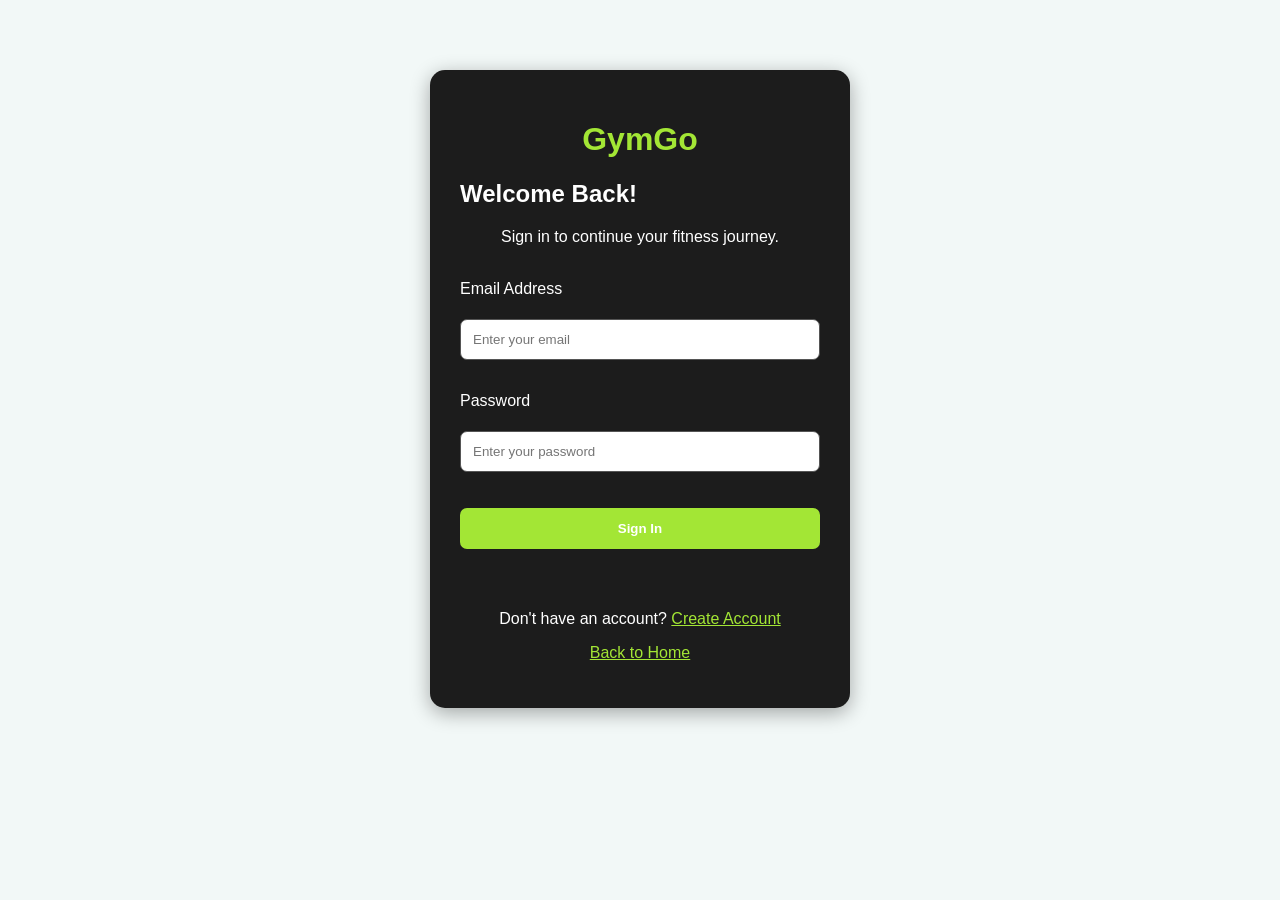
<file: src/main/resources/static/login.html>
<!DOCTYPE html>
<html lang="en">
<head>
    <meta charset="UTF-8">
    <meta name="viewport" content="width=device-width, initial-scale=1.0">
    <title>GymGo - Login</title>
    <link rel="stylesheet" href="style.css">
    <style>
        .auth-container {
            width: 90%;
            max-width: 420px;
            margin: 70px auto;
            padding: 30px;
            background: #1c1c1c;
            color: white;
            border-radius: 15px;
            box-shadow: 0 5px 20px #0005;
        }
        .auth-container h1 {
            text-align: center;
            color: #a3e635;
        }
        .auth-container label {
            display: block;
            margin-top: 18px;
        }
        .auth-container input {
            width: 100%;
            box-sizing: border-box;
            padding: 12px;
            margin-top: 7px;
            border: 1px solid #555;
            border-radius: 7px;
        }
        .auth-container button {
            width: 100%;
            padding: 13px;
            margin-top: 22px;
            background: #a3e635;
            border: none;
            border-radius: 7px;
            font-weight: bold;
            cursor: pointer;
        }
        .auth-container p {
            text-align: center;
        }
        .auth-container a {
            color: #a3e635;
        }
        #message {
            margin-top: 15px;
        }
    </style>
</head>
<body>

    <main class="auth-container">
        <h1>GymGo</h1>
        <h2>Welcome Back!</h2>
        <p>Sign in to continue your fitness journey.</p>

        <form id="loginForm">
            <label for="email">Email Address</label>
            <input type="email" id="email" name="email"
                   placeholder="Enter your email" required>

            <label for="password">Password</label>
            <input type="password" id="password" name="password"
                   placeholder="Enter your password" required>

            <button type="submit">Sign In</button>
            <p id="message" role="status" aria-live="polite"></p>
        </form>

        <p>Don't have an account?
            <a href="register.html">Create Account</a>
        </p>

        <p><a href="index.html">Back to Home</a></p>
    </main>

    <script>
        document.getElementById("loginForm")
            .addEventListener("submit", async function(event) {
                event.preventDefault();

                const message = document.getElementById("message");
                const button = this.querySelector("button");

                message.textContent = "Signing in...";
                button.disabled = true;

                try {
                    const response = await fetch("/api/auth/login", {
                        method: "POST",
                        credentials: "same-origin",
                        headers: {
                            "Content-Type": "application/json"
                        },
                        body: JSON.stringify({
                            email: document.getElementById("email").value.trim(),
                            password: document.getElementById("password").value
                        })
                    });

                    const data = await response.json();

                    if (!response.ok) {
                        throw new Error(data.message || "Login failed.");
                    }

                    message.textContent = "Login successful!";
                    window.location.href = "index.html";

                } catch (error) {
                    message.textContent = error.message ||
                        "Unable to connect to the server.";
                } finally {
                    button.disabled = false;
                }
            });
    </script>

</body>
</html>
</file>
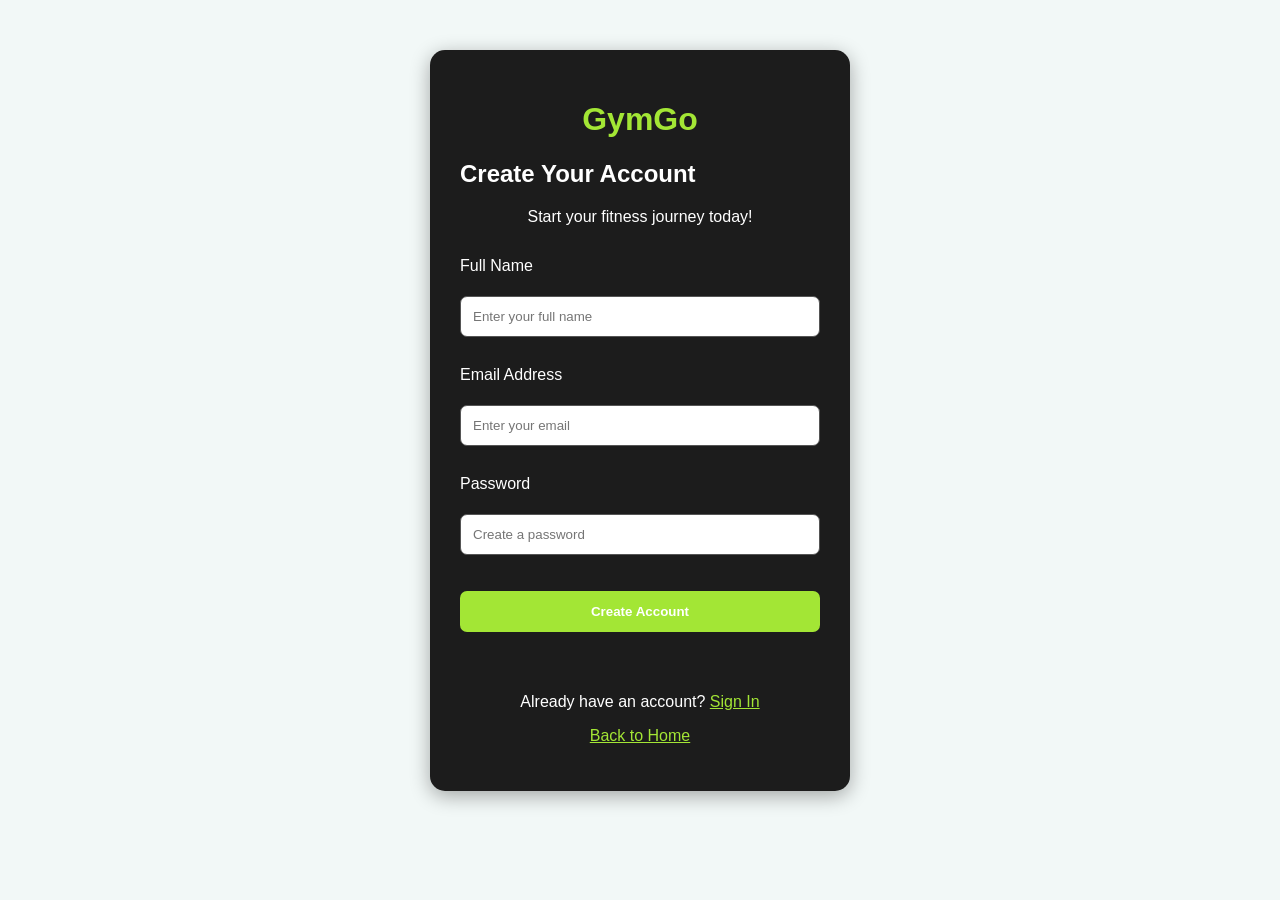
<file: src/main/resources/static/register.html>
<!DOCTYPE html>
<html lang="en">
<head>
    <meta charset="UTF-8">
    <meta name="viewport" content="width=device-width, initial-scale=1.0">
    <title>GymGo - Register</title>
    <link rel="stylesheet" href="style.css">
    <style>
        .auth-container {
            width: 90%;
            max-width: 420px;
            margin: 50px auto;
            padding: 30px;
            background: #1c1c1c;
            color: white;
            border-radius: 15px;
            box-shadow: 0 5px 20px #0005;
        }
        .auth-container h1 {
            text-align: center;
            color: #a3e635;
        }
        .auth-container label {
            display: block;
            margin-top: 15px;
        }
        .auth-container input {
            width: 100%;
            box-sizing: border-box;
            padding: 12px;
            margin-top: 7px;
            border: 1px solid #555;
            border-radius: 7px;
        }
        .auth-container button {
            width: 100%;
            padding: 13px;
            margin-top: 22px;
            background: #a3e635;
            border: none;
            border-radius: 7px;
            font-weight: bold;
            cursor: pointer;
        }
        .auth-container p {
            text-align: center;
        }
        .auth-container a {
            color: #a3e635;
        }
        #message {
            margin-top: 15px;
        }
    </style>
</head>
<body>

    <main class="auth-container">
        <h1>GymGo</h1>
        <h2>Create Your Account</h2>
        <p>Start your fitness journey today!</p>

        <form id="registerForm">
            <label for="fullName">Full Name</label>
            <input type="text" id="fullName" name="fullName"
                   placeholder="Enter your full name"
                   maxlength="100" required>

            <label for="email">Email Address</label>
            <input type="email" id="email" name="email"
                   placeholder="Enter your email"
                   maxlength="150" required>

            <label for="password">Password</label>
            <input type="password" id="password" name="password"
                   placeholder="Create a password"
                   minlength="8" maxlength="72" required>

            <button type="submit">Create Account</button>
            <p id="message" role="status" aria-live="polite"></p>
        </form>

        <p>Already have an account?
            <a href="loginj.html">Sign In</a>
        </p>

        <p><a href="index.html">Back to Home</a></p>
    </main>

    <script>
        document.getElementById("registerForm")
            .addEventListener("submit", async function(event) {
                event.preventDefault();

                const message = document.getElementById("message");
                const button = this.querySelector("button");

                const fullName =
                    document.getElementById("fullName").value.trim();
                const email =
                    document.getElementById("email").value.trim();
                const password =
                    document.getElementById("password").value;

                if (password.length < 8 || password.length > 72) {
                    message.textContent =
                        "Password must contain 8 to 72 characters.";
                    return;
                }

                button.disabled = true;
                message.textContent = "Creating your account...";

                try {
                    const response = await fetch("/api/auth/register", {
                        method: "POST",
                        credentials: "same-origin",
                        headers: {
                            "Content-Type": "application/json"
                        },
                        body: JSON.stringify({
                            fullName: fullName,
                            email: email,
                            password: password
                        })
                    });

                    const text = await response.text();

					let data = {};
					try {
					    data = JSON.parse(text);
					} catch (e) {
					    data = { message: text };
					}

					console.log("Registration status:", response.status);
					console.log("Registration response:", data);

					if (!response.ok) {
					    throw new Error(
					        data.message || `Registration failed: HTTP ${response.status}`
					    );
					}

                    if (!response.ok) {
                        throw new Error(
                            data.message || "Registration failed."
                        );
                    }

                    message.textContent =
                        "Registration successful! Redirecting to login...";

                    this.reset();

                    setTimeout(function() {
                        window.location.href = "loginj.html";
                    }, 1200);

                } catch (error) {
                    message.textContent = error.message ||
                        "Unable to connect to the server.";
                } finally {
                    button.disabled = false;
                }
            });
    </script>

</body>
</html>
</file>
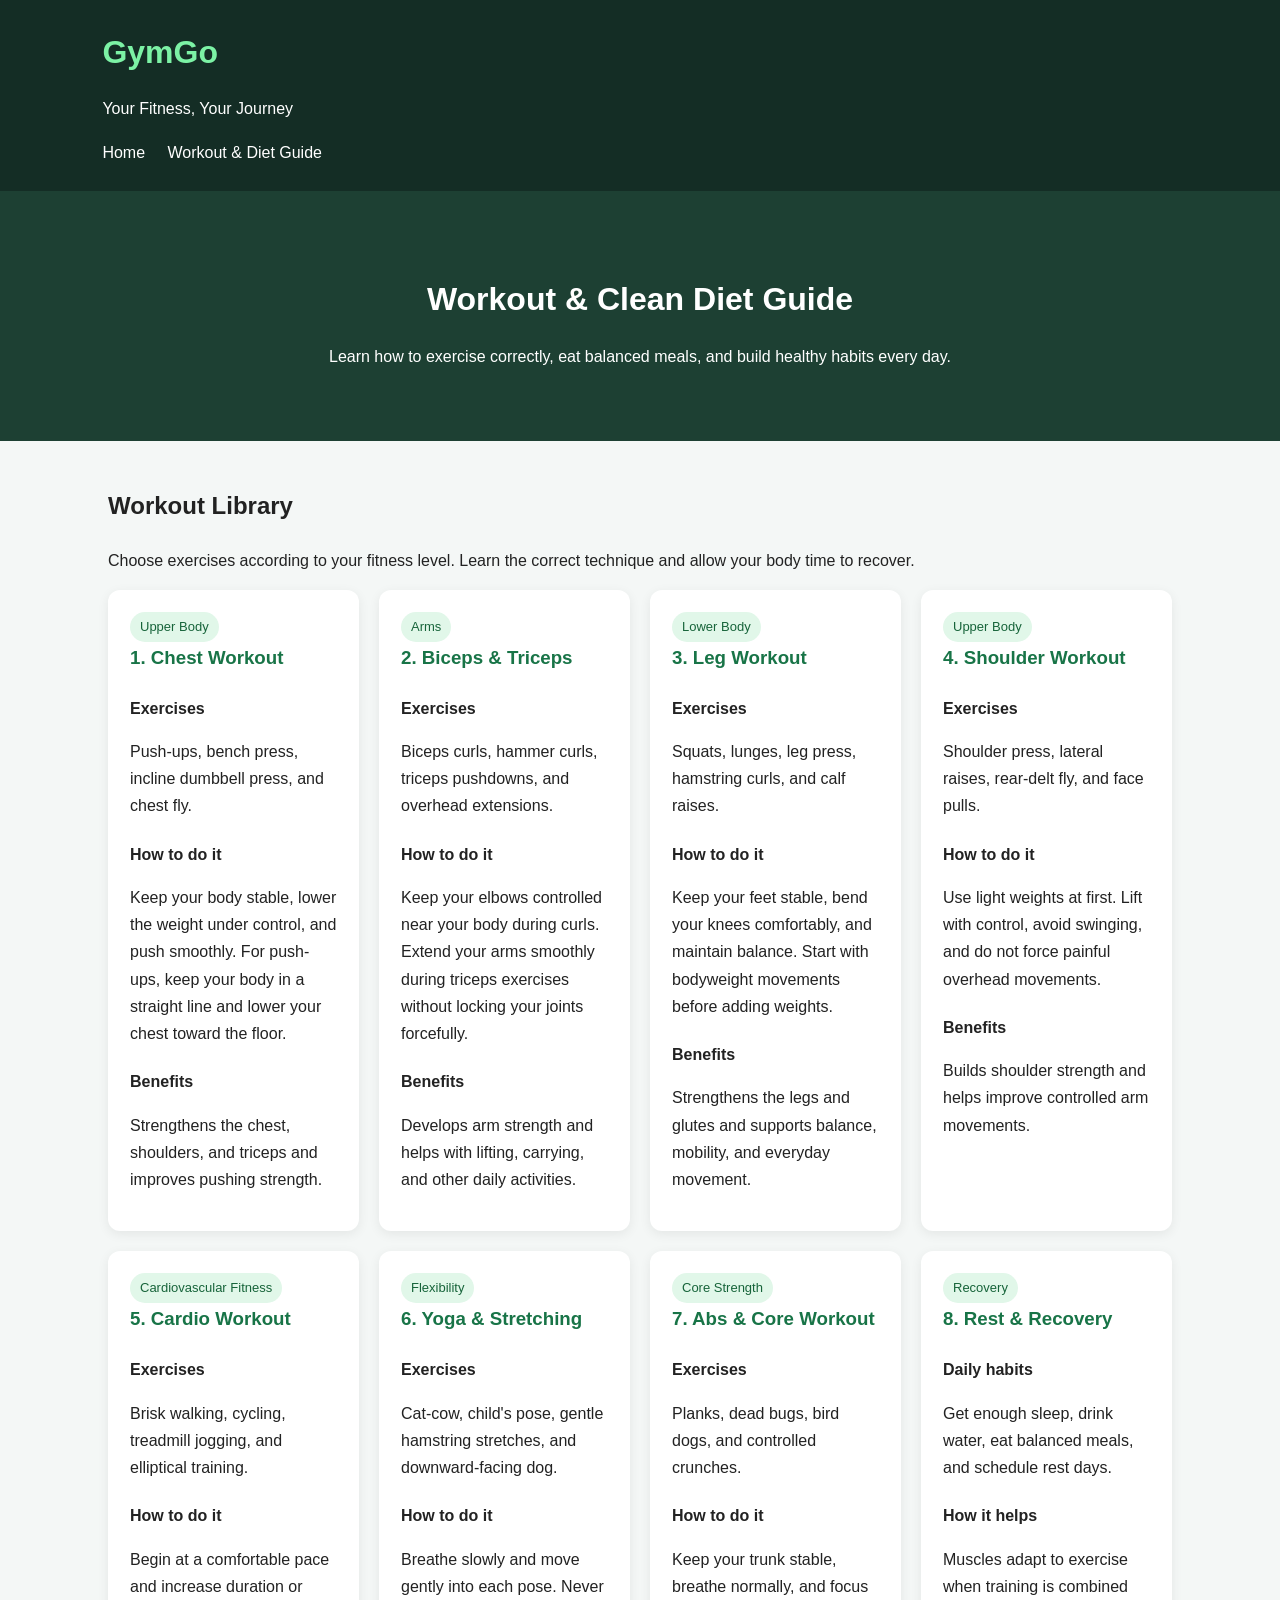
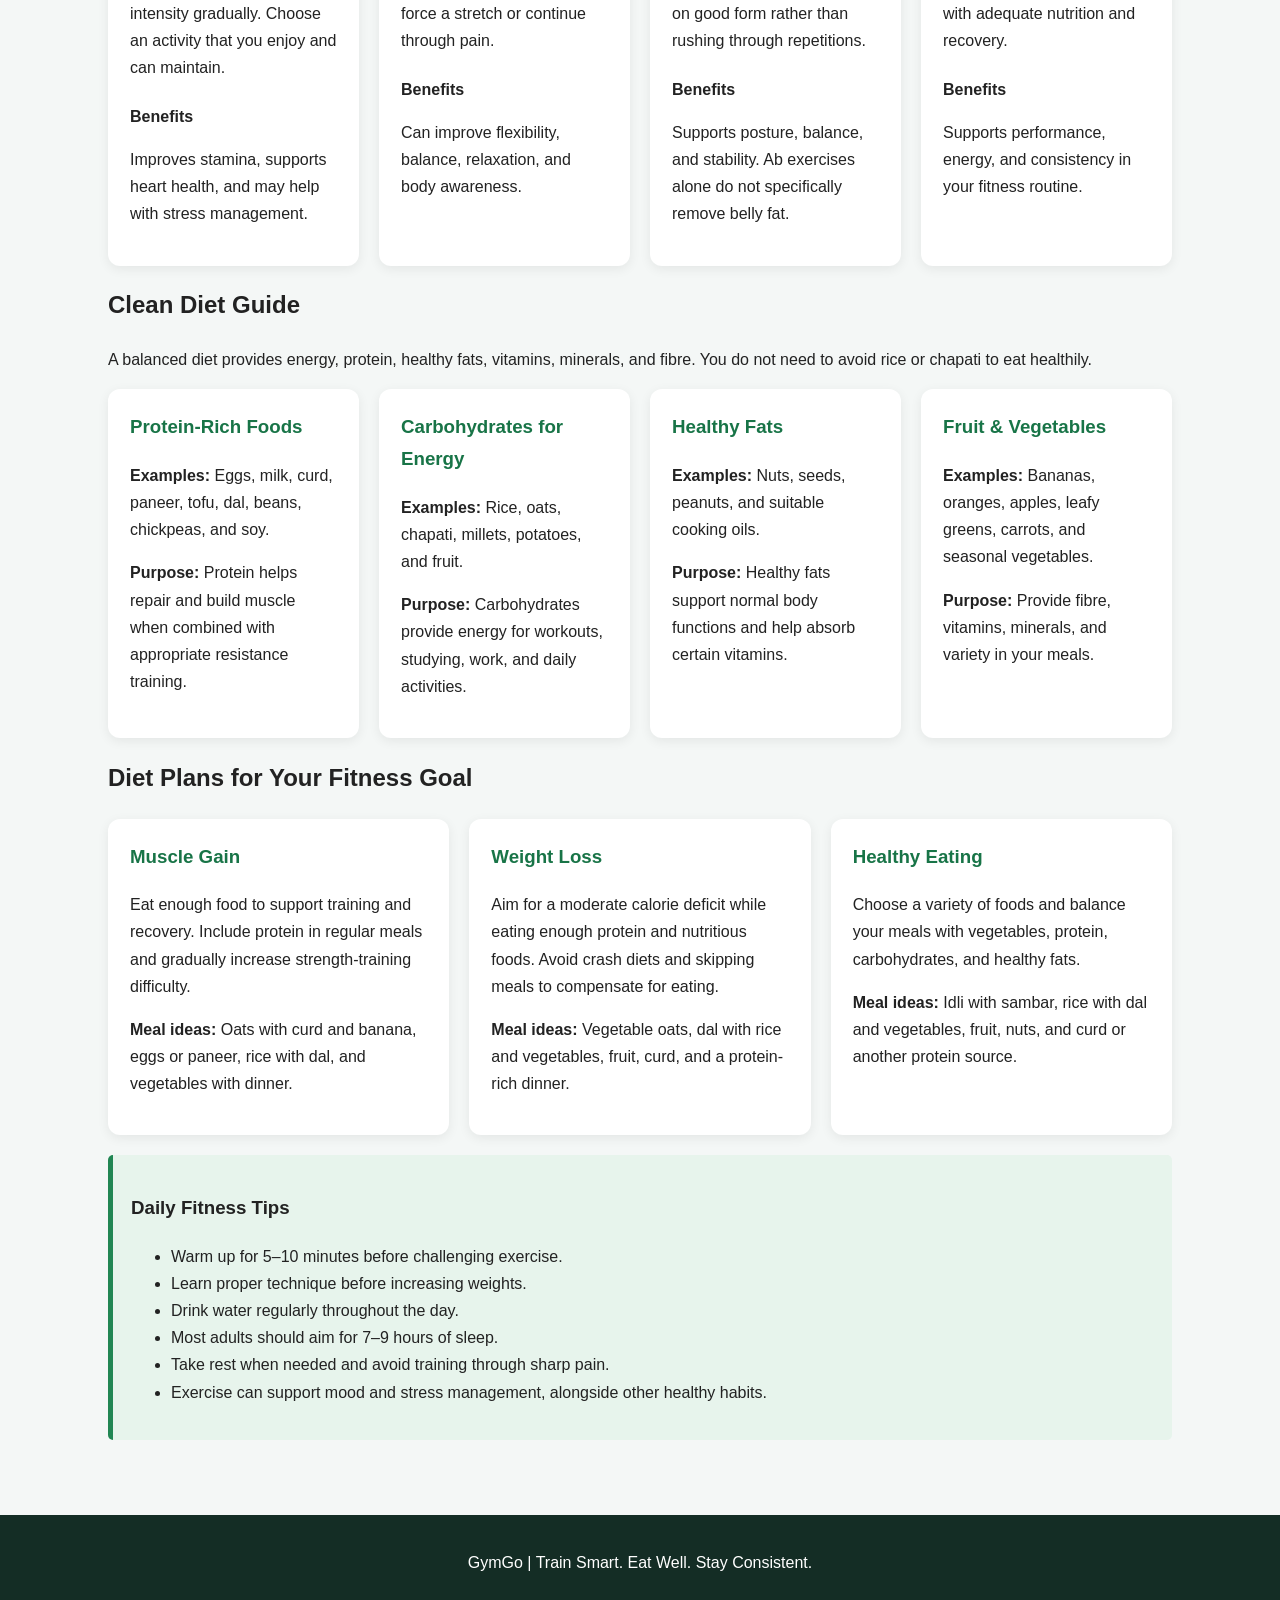
<file: src/main/resources/static/workout-guide.html>
<!DOCTYPE html>
<html lang="en">
<head>
    <meta charset="UTF-8">
    <meta name="viewport" content="width=device-width, initial-scale=1.0">
    <title>GymGo | Workout & Diet Guide</title>

    <style>
        * {
            box-sizing: border-box;
        }

        body {
            margin: 0;
            font-family: Arial, sans-serif;
            background: #f4f7f6;
            color: #222;
            line-height: 1.7;
        }

        header {
            background: #142d25;
            color: white;
            padding: 25px 8%;
        }

        header h1 {
            margin: 0;
            color: #7cf2a5;
        }

        nav a {
            color: white;
            text-decoration: none;
            margin-right: 18px;
        }

        .hero {
            background: #1d4033;
            color: white;
            text-align: center;
            padding: 55px 20px;
        }

        .hero h2 {
            font-size: 32px;
            margin-bottom: 10px;
        }

        .container {
            max-width: 1100px;
            margin: auto;
            padding: 25px 18px;
        }

        .cards {
            display: grid;
            grid-template-columns: repeat(auto-fit, minmax(250px, 1fr));
            gap: 20px;
        }

        .card {
            background: white;
            padding: 22px;
            border-radius: 12px;
            box-shadow: 0 3px 12px #00000012;
        }

        .card h3 {
            color: #187447;
            margin-top: 0;
        }

        .card h4 {
            margin-bottom: 5px;
        }

        .tag {
            display: inline-block;
            background: #e1f7e9;
            color: #17643a;
            padding: 4px 10px;
            border-radius: 15px;
            font-size: 13px;
        }

        .note {
            background: #e7f4ec;
            padding: 18px;
            border-left: 5px solid #218653;
            border-radius: 5px;
            margin: 20px 0;
        }

        footer {
            background: #142d25;
            color: white;
            text-align: center;
            padding: 18px;
            margin-top: 30px;
        }

        @media (max-width: 600px) {
            .hero h2 {
                font-size: 25px;
            }

            header {
                padding: 20px;
            }
        }
    </style>
</head>

<body>

<header>
    <h1>GymGo</h1>
    <p>Your Fitness, Your Journey</p>

    <nav>
        <a href="/">Home</a>
        <a href="/workout-guide.html">Workout & Diet Guide</a>
    </nav>
</header>

<section class="hero">
    <h2>Workout & Clean Diet Guide</h2>
    <p>Learn how to exercise correctly, eat balanced meals,
       and build healthy habits every day.</p>
</section>

<main class="container">

    <h2>Workout Library</h2>
    <p>Choose exercises according to your fitness level.
       Learn the correct technique and allow your body time to recover.</p>

    <div class="cards">

        <article class="card">
            <span class="tag">Upper Body</span>
            <h3>1. Chest Workout</h3>
            <h4>Exercises</h4>
            <p>Push-ups, bench press, incline dumbbell press,
               and chest fly.</p>
            <h4>How to do it</h4>
            <p>Keep your body stable, lower the weight under control,
               and push smoothly. For push-ups, keep your body in
               a straight line and lower your chest toward the floor.</p>
            <h4>Benefits</h4>
            <p>Strengthens the chest, shoulders, and triceps and
               improves pushing strength.</p>
        </article>

        <article class="card">
            <span class="tag">Arms</span>
            <h3>2. Biceps & Triceps</h3>
            <h4>Exercises</h4>
            <p>Biceps curls, hammer curls, triceps pushdowns,
               and overhead extensions.</p>
            <h4>How to do it</h4>
            <p>Keep your elbows controlled near your body during
               curls. Extend your arms smoothly during triceps
               exercises without locking your joints forcefully.</p>
            <h4>Benefits</h4>
            <p>Develops arm strength and helps with lifting,
               carrying, and other daily activities.</p>
        </article>

        <article class="card">
            <span class="tag">Lower Body</span>
            <h3>3. Leg Workout</h3>
            <h4>Exercises</h4>
            <p>Squats, lunges, leg press, hamstring curls,
               and calf raises.</p>
            <h4>How to do it</h4>
            <p>Keep your feet stable, bend your knees comfortably,
               and maintain balance. Start with bodyweight
               movements before adding weights.</p>
            <h4>Benefits</h4>
            <p>Strengthens the legs and glutes and supports
               balance, mobility, and everyday movement.</p>
        </article>

        <article class="card">
            <span class="tag">Upper Body</span>
            <h3>4. Shoulder Workout</h3>
            <h4>Exercises</h4>
            <p>Shoulder press, lateral raises, rear-delt fly,
               and face pulls.</p>
            <h4>How to do it</h4>
            <p>Use light weights at first. Lift with control,
               avoid swinging, and do not force painful
               overhead movements.</p>
            <h4>Benefits</h4>
            <p>Builds shoulder strength and helps improve
               controlled arm movements.</p>
        </article>

        <article class="card">
            <span class="tag">Cardiovascular Fitness</span>
            <h3>5. Cardio Workout</h3>
            <h4>Exercises</h4>
            <p>Brisk walking, cycling, treadmill jogging,
               and elliptical training.</p>
            <h4>How to do it</h4>
            <p>Begin at a comfortable pace and increase
               duration or intensity gradually. Choose an
               activity that you enjoy and can maintain.</p>
            <h4>Benefits</h4>
            <p>Improves stamina, supports heart health,
               and may help with stress management.</p>
        </article>

        <article class="card">
            <span class="tag">Flexibility</span>
            <h3>6. Yoga & Stretching</h3>
            <h4>Exercises</h4>
            <p>Cat-cow, child's pose, gentle hamstring stretches,
               and downward-facing dog.</p>
            <h4>How to do it</h4>
            <p>Breathe slowly and move gently into each pose.
               Never force a stretch or continue through pain.</p>
            <h4>Benefits</h4>
            <p>Can improve flexibility, balance, relaxation,
               and body awareness.</p>
        </article>

        <article class="card">
            <span class="tag">Core Strength</span>
            <h3>7. Abs & Core Workout</h3>
            <h4>Exercises</h4>
            <p>Planks, dead bugs, bird dogs, and controlled crunches.</p>
            <h4>How to do it</h4>
            <p>Keep your trunk stable, breathe normally,
               and focus on good form rather than rushing
               through repetitions.</p>
            <h4>Benefits</h4>
            <p>Supports posture, balance, and stability.
               Ab exercises alone do not specifically remove
               belly fat.</p>
        </article>

        <article class="card">
            <span class="tag">Recovery</span>
            <h3>8. Rest & Recovery</h3>
            <h4>Daily habits</h4>
            <p>Get enough sleep, drink water, eat balanced meals,
               and schedule rest days.</p>
            <h4>How it helps</h4>
            <p>Muscles adapt to exercise when training is combined
               with adequate nutrition and recovery.</p>
            <h4>Benefits</h4>
            <p>Supports performance, energy, and consistency
               in your fitness routine.</p>
        </article>

    </div>

    <h2>Clean Diet Guide</h2>
    <p>A balanced diet provides energy, protein, healthy fats,
       vitamins, minerals, and fibre. You do not need to avoid
       rice or chapati to eat healthily.</p>

    <div class="cards">

        <article class="card">
            <h3>Protein-Rich Foods</h3>
            <p><strong>Examples:</strong> Eggs, milk, curd, paneer,
               tofu, dal, beans, chickpeas, and soy.</p>
            <p><strong>Purpose:</strong> Protein helps repair
               and build muscle when combined with appropriate
               resistance training.</p>
        </article>

        <article class="card">
            <h3>Carbohydrates for Energy</h3>
            <p><strong>Examples:</strong> Rice, oats, chapati,
               millets, potatoes, and fruit.</p>
            <p><strong>Purpose:</strong> Carbohydrates provide
               energy for workouts, studying, work, and daily
               activities.</p>
        </article>

        <article class="card">
            <h3>Healthy Fats</h3>
            <p><strong>Examples:</strong> Nuts, seeds, peanuts,
               and suitable cooking oils.</p>
            <p><strong>Purpose:</strong> Healthy fats support
               normal body functions and help absorb certain
               vitamins.</p>
        </article>

        <article class="card">
            <h3>Fruit & Vegetables</h3>
            <p><strong>Examples:</strong> Bananas, oranges,
               apples, leafy greens, carrots, and seasonal
               vegetables.</p>
            <p><strong>Purpose:</strong> Provide fibre, vitamins,
               minerals, and variety in your meals.</p>
        </article>

    </div>

    <h2>Diet Plans for Your Fitness Goal</h2>

    <div class="cards">

        <article class="card">
            <h3>Muscle Gain</h3>
            <p>Eat enough food to support training and recovery.
               Include protein in regular meals and gradually
               increase strength-training difficulty.</p>
            <p><strong>Meal ideas:</strong> Oats with curd and
               banana, eggs or paneer, rice with dal, and
               vegetables with dinner.</p>
        </article>

        <article class="card">
            <h3>Weight Loss</h3>
            <p>Aim for a moderate calorie deficit while eating
               enough protein and nutritious foods. Avoid crash
               diets and skipping meals to compensate for eating.</p>
            <p><strong>Meal ideas:</strong> Vegetable oats,
               dal with rice and vegetables, fruit, curd,
               and a protein-rich dinner.</p>
        </article>

        <article class="card">
            <h3>Healthy Eating</h3>
            <p>Choose a variety of foods and balance your
               meals with vegetables, protein, carbohydrates,
               and healthy fats.</p>
            <p><strong>Meal ideas:</strong> Idli with sambar,
               rice with dal and vegetables, fruit, nuts,
               and curd or another protein source.</p>
        </article>

    </div>

    <div class="note">
        <h3>Daily Fitness Tips</h3>
        <ul>
            <li>Warm up for 5–10 minutes before challenging exercise.</li>
            <li>Learn proper technique before increasing weights.</li>
            <li>Drink water regularly throughout the day.</li>
            <li>Most adults should aim for 7–9 hours of sleep.</li>
            <li>Take rest when needed and avoid training through sharp pain.</li>
            <li>Exercise can support mood and stress management,
                alongside other healthy habits.</li>
        </ul>
    </div>

</main>

<footer>
    <p>GymGo | Train Smart. Eat Well. Stay Consistent.</p>
</footer>

</body>
</html>
</file>
<file: src/main/resources/static/style.css>
* {
    box-sizing: border-box;
}

body {
    margin: 0;
    font-family: Arial, sans-serif;
    background: #f2f8f7;
    color: #17364a;
}

header {
    background: #10344d;
    color: white;
    padding: 18px 6%;
    display: flex;
    justify-content: space-between;
    align-items: center;
    flex-wrap: wrap;
}

header h1 {
    margin: 0;
    color: #35d4b0;
}

nav a {
    color: white;
    text-decoration: none;
    margin: 8px;
}

section {
    padding: 35px 7%;
}

.hero {
    text-align: center;
    background: #dff8f0;
    padding: 70px 20px;
}

.hero h2 {
    font-size: 36px;
}

.button, button {
    background: #12ad91;
    color: white;
    border: none;
    border-radius: 7px;
    padding: 12px 20px;
    text-decoration: none;
    cursor: pointer;
}

form {
    display: grid;
    gap: 14px;
    max-width: 450px;
}

input, select {
    padding: 12px;
    border: 1px solid #c8dadd;
    border-radius: 6px;
}

#classList {
    display: grid;
    grid-template-columns: repeat(auto-fit, minmax(210px, 1fr));
    gap: 18px;
}

.class-card {
    background: white;
    border-radius: 12px;
    padding: 20px;
    box-shadow: 0 4px 12px #00000010;
}

footer {
    background: #10344d;
    color: white;
    padding: 20px;
    text-align: center;
}

@media (max-width: 600px) {
    header {
        flex-direction: column;
        gap: 15px;
    }

    .hero h2 {
        font-size: 27px;
    }
}

#fitness-profile {
    max-width: 500px;
    margin: 30px auto;
    padding: 25px;
    background: #ffffff;
    color: #222222;
    border-radius: 12px;
    box-shadow: 0 4px 15px rgba(0, 0, 0, 0.12);
}

#fitness-profile h2 {
    text-align: center;
}

#profileForm label {
    display: block;
    margin-bottom: 6px;
    font-weight: bold;
}

#profileForm input,
#profileForm select {
    width: 100%;
    box-sizing: border-box;
    padding: 10px;
    border: 1px solid #cccccc;
    border-radius: 6px;
}

#profileForm button {
    width: 100%;
    padding: 12px;
    background: #198754;
    color: white;
    border: none;
    border-radius: 6px;
    cursor: pointer;
}

.fitness-profile {
    max-width: 650px;
    margin: 25px auto;
    padding: 25px;
    background: #ffffff;
    border-radius: 14px;
    box-shadow: 0 4px 18px rgba(0, 0, 0, 0.12);
}

.fitness-profile h1 {
    margin-bottom: 8px;
    color: #222;
    text-align: center;
}

.fitness-profile p {
    text-align: center;
    color: #666;
}

#fitnessProfileForm {
    display: flex;
    flex-direction: column;
    gap: 10px;
}

#fitnessProfileForm label {
    font-weight: 600;
    margin-top: 5px;
}

#fitnessProfileForm input,
#fitnessProfileForm select {
    width: 100%;
    padding: 11px;
    border: 1px solid #ccc;
    border-radius: 7px;
    box-sizing: border-box;
}

#fitnessProfileForm button {
    margin-top: 12px;
    padding: 12px;
    border: none;
    border-radius: 7px;
    background: #16a34a;
    color: white;
    font-size: 16px;
    cursor: pointer;
}

#fitnessProfileForm button:hover {
    background: #15803d;
}

.fitness-progress {
    max-width: 650px;
    margin: 25px auto;
    padding: 25px;
    background: #fff;
    border-radius: 14px;
    box-shadow: 0 4px 18px rgba(0, 0, 0, 0.12);
}

.fitness-progress form {
    display: flex;
    flex-direction: column;
    gap: 10px;
}

.fitness-progress input {
    padding: 11px;
    border: 1px solid #ccc;
    border-radius: 7px;
}

.fitness-progress button {
    padding: 12px;
    margin-top: 8px;
    background: #16a34a;
    color: white;
    border: none;
    border-radius: 7px;
    cursor: pointer;
}

#progressList li {
    margin: 10px 0;
}
</file>
